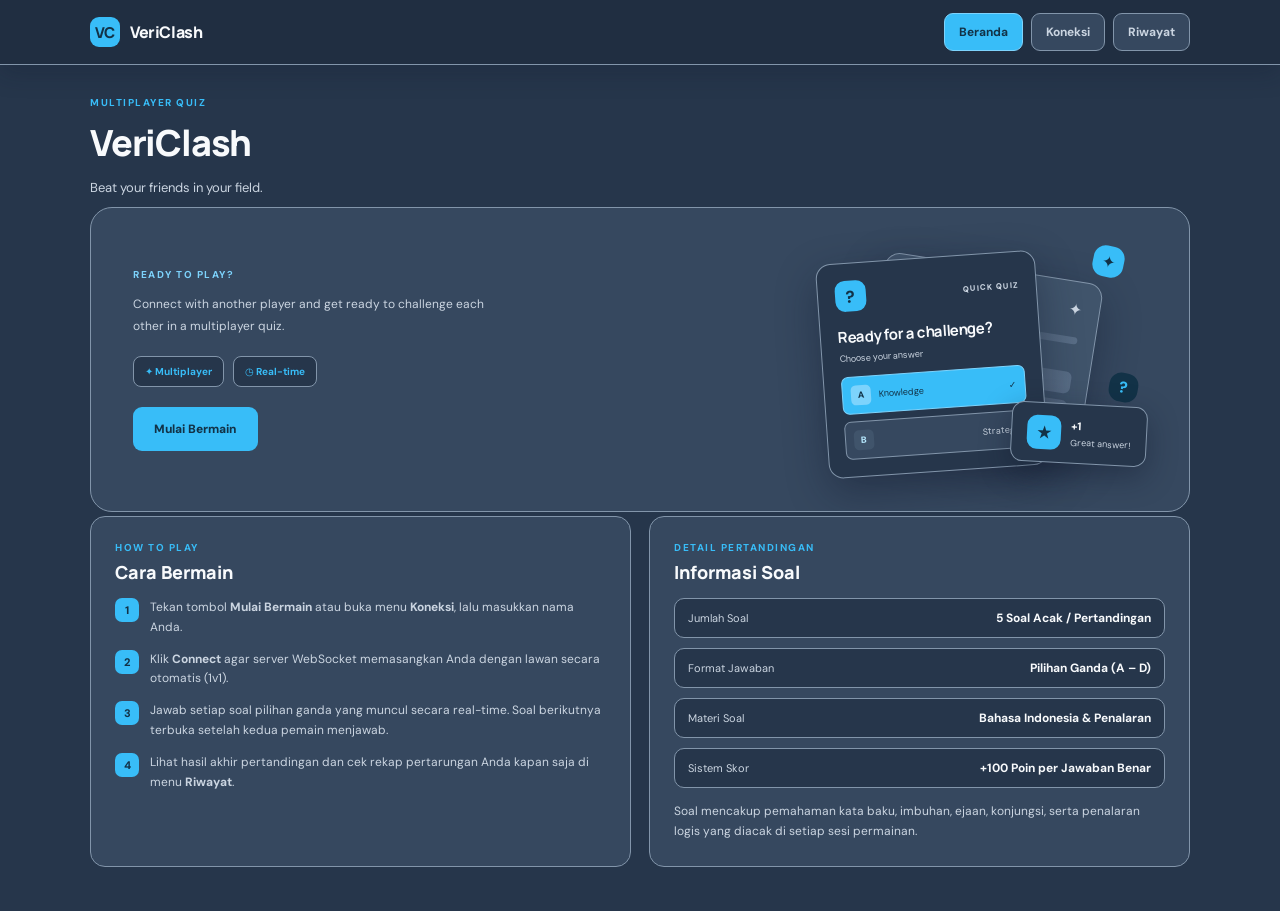
<file: frontend/index.html>
<!doctype html>
<html lang="en">

<head>
  <meta charset="UTF-8" />
  <meta name="viewport" content="width=device-width, initial-scale=1.0" />
  <title>Multiplayer Quiz</title>
  <link rel="stylesheet" href="css/main.css" />
</head>

<body>
  <nav class="top-navbar">
    <div class="top-navbar-inner">
      <div class="navbar-brand">
        <span class="navbar-brand-mark">VC</span>
        <span>VeriClash</span>
      </div>
      <div class="navbar-links">
        <button class="nav-tab is-active" type="button" data-nav="hero">Beranda</button>
        <button class="nav-tab" type="button" data-nav="connect">Koneksi</button>
        <button class="nav-tab" type="button" data-nav="history">Riwayat</button>
      </div>
    </div>
  </nav>
  <div id="nav-notice" class="nav-notice" hidden></div>

  <main id="lobby" class="app-container">
    <section class="tab-view" data-view="hero">
      <div id="slot-hero">
        <section class="skeleton-card skeleton-stack" aria-label="Memuat hero">
          <span class="skeleton-shimmer skeleton-line skeleton-line-sm" style="width: 120px"></span>
          <span class="skeleton-shimmer skeleton-line skeleton-line-lg" style="width: 55%"></span>
          <span class="skeleton-shimmer skeleton-line" style="width: 72%"></span>
          <div class="skeleton-row">
            <span class="skeleton-shimmer skeleton-pill"></span>
            <span class="skeleton-shimmer skeleton-pill"></span>
          </div>
        </section>
      </div>
    </section>

    <section class="tab-view" data-view="connect" hidden>
      <div id="slot-players">
        <section class="skeleton-card skeleton-stack" style="max-width: 560px" aria-label="Memuat panel pemain">
          <span class="skeleton-shimmer skeleton-line" style="width: 36%"></span>
          <span class="skeleton-shimmer skeleton-line skeleton-line-lg" style="width: 100%; height: 42px"></span>
          <div class="skeleton-row">
            <span class="skeleton-shimmer skeleton-button"></span>
            <span class="skeleton-shimmer skeleton-button"></span>
          </div>
        </section>
      </div>
      <div id="slot-status">
        <section class="skeleton-card skeleton-stack" aria-label="Memuat status server">
          <span class="skeleton-shimmer skeleton-line" style="width: 28%"></span>
          <span class="skeleton-shimmer skeleton-line skeleton-line-lg" style="width: 100%; height: 46px"></span>
        </section>
      </div>
      <div id="slot-log">
        <section class="skeleton-card skeleton-stack" aria-label="Memuat log aktivitas">
          <span class="skeleton-shimmer skeleton-line" style="width: 32%"></span>
          <span class="skeleton-shimmer skeleton-line" style="width: 85%"></span>
          <span class="skeleton-shimmer skeleton-line" style="width: 68%"></span>
        </section>
      </div>
    </section>

    <section class="tab-view" data-view="history" hidden>
      <div id="slot-history">
        <section class="skeleton-card skeleton-stack" aria-label="Memuat riwayat">
          <span class="skeleton-shimmer skeleton-line" style="width: 24%"></span>
          <span class="skeleton-shimmer skeleton-line" style="width: 90%"></span>
          <span class="skeleton-shimmer skeleton-line" style="width: 75%"></span>
        </section>
      </div>
    </section>
  </main>

  <main id="quiz-screen" class="quiz-screen" hidden>
    <div id="quiz-root"></div>
  </main>
  <script type="module" src="js/main.js"></script>
</body>

</html>
</file>
<file: frontend/css/main.css>
@import url("base.css");
@import url("layout.css");
@import url("navbar.css");
@import url("players.css");
@import url("player-form.css");
@import url("status.css");
@import url("activity.css");
@import url("activity-tags.css");
@import url("history.css");
@import url("lobby-responsive.css");
@import url("hero.css");
@import url("hero-stage.css");
@import url("hero-card.css");
@import url("hero-score.css");
@import url("hero-responsive.css");
@import url("quiz.css");
@import url("quiz-state.css");
@import url("quiz-result.css");
@import url("animations.css");
</file>
